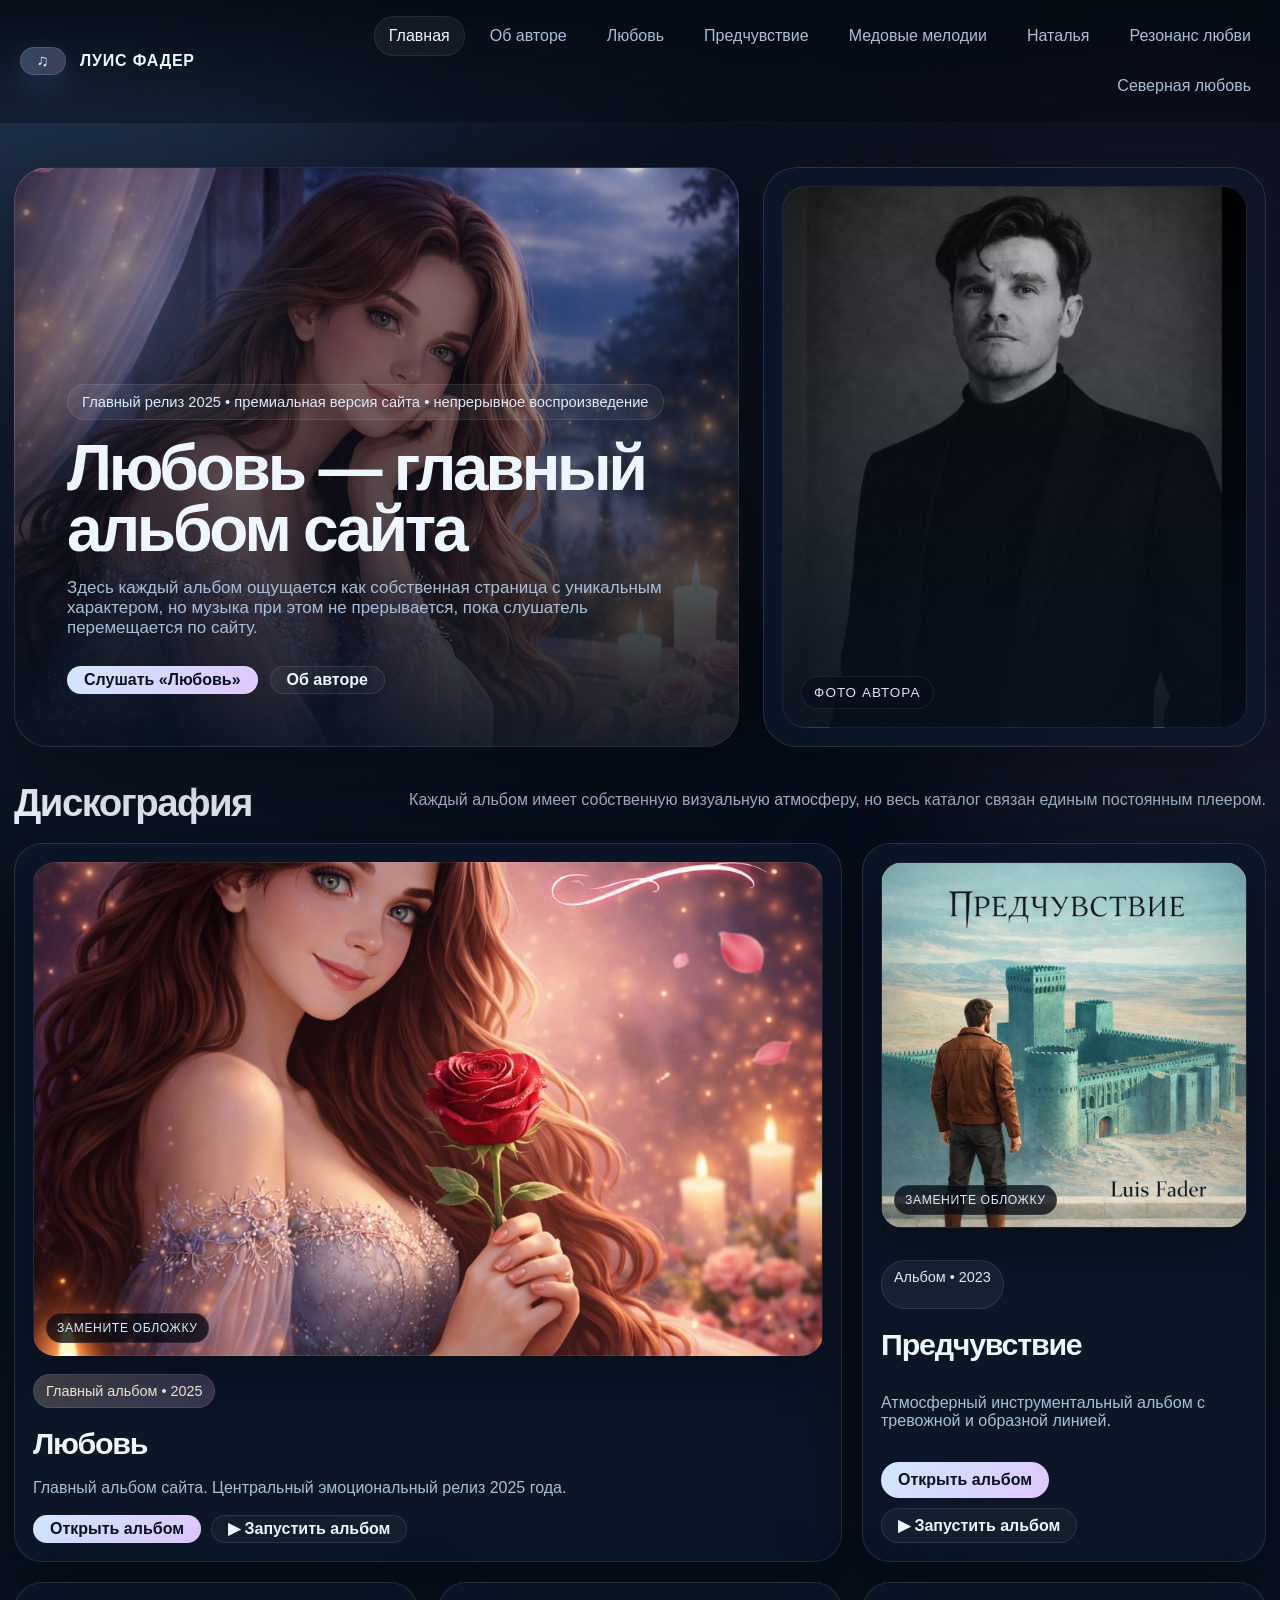
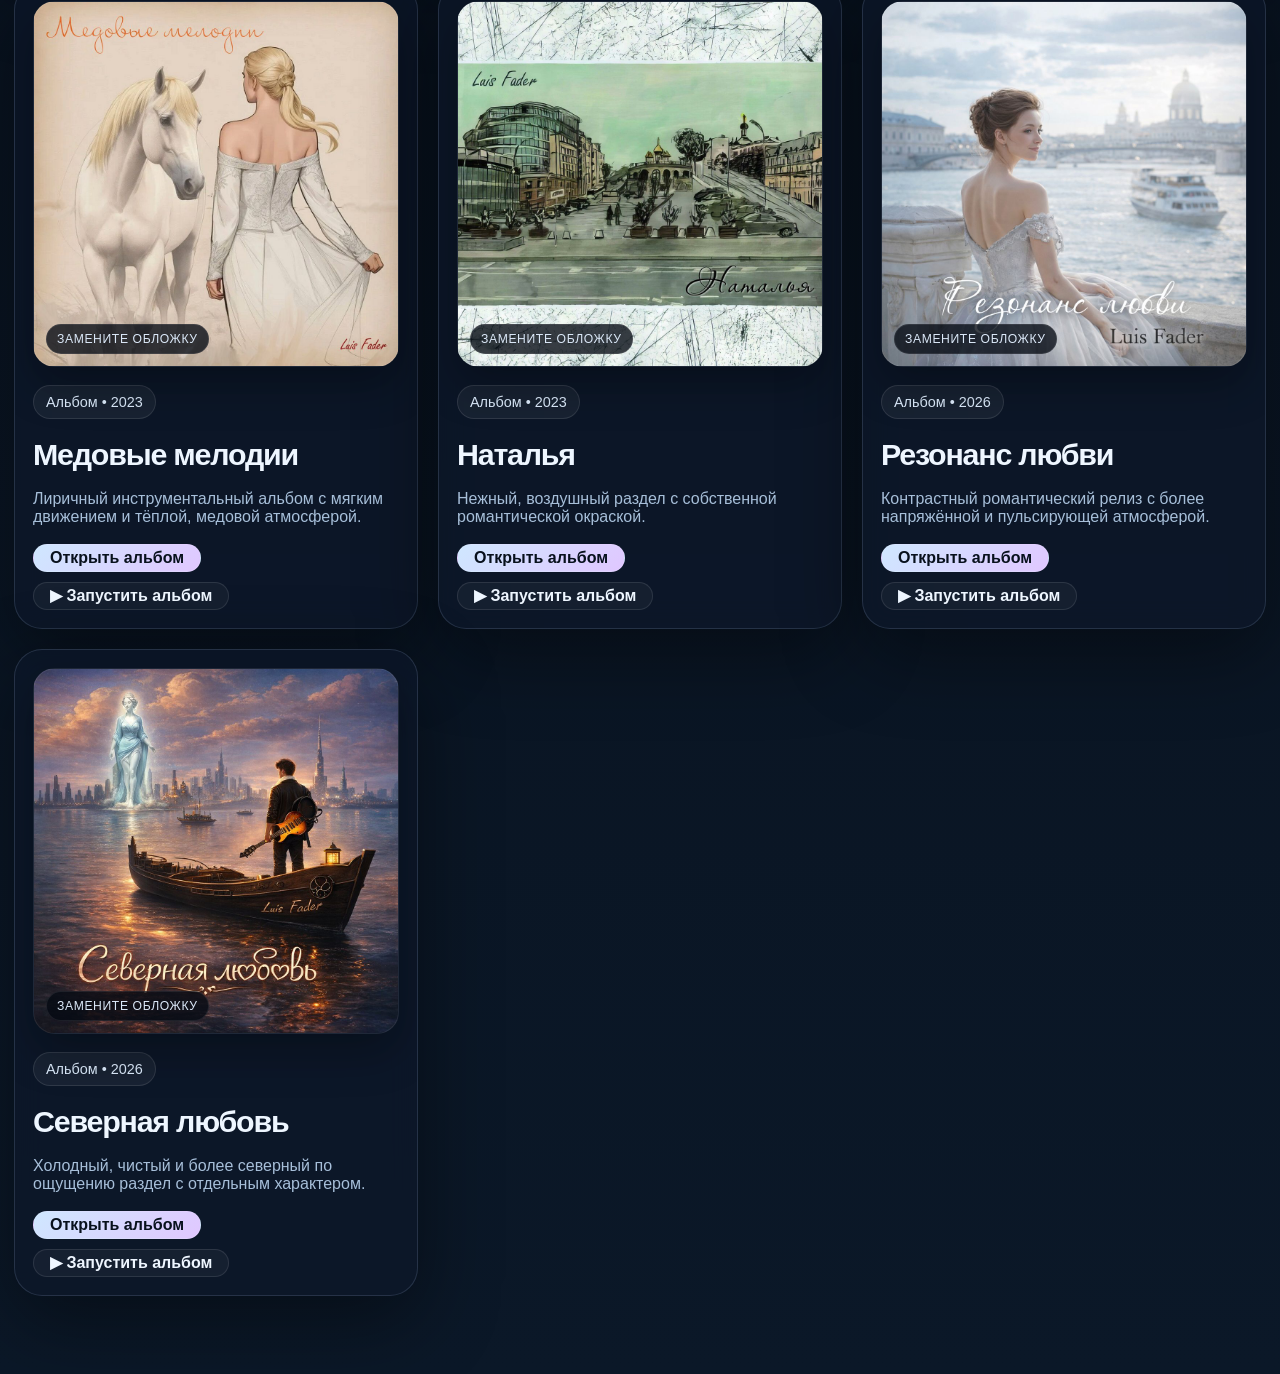
<file: index.html>
<!DOCTYPE html>
<html lang="ru">
<head>
  <meta charset="UTF-8" />
  <meta name="viewport" content="width=device-width, initial-scale=1.0" />
  <title>Луис Фадер — музыка</title>
  <meta name="description" content="Авторский музыкальный сайт Луиса Фадера с непрерывным плеером и уникальным дизайном для каждого альбома." />
  <link rel="stylesheet" href="styles.css" />
</head>
<body>
  <div class="bg-layer bg-a"></div>
  <div class="bg-layer bg-b"></div>

  <header class="topbar">
    <div class="shell topbar-inner">
      <button class="brand nav-route" data-route="home" aria-label="На главную">
        <span class="brand-mark">♫</span>
        <span class="brand-text">ЛУИС ФАДЕР</span>
      </button>

      <nav class="nav" aria-label="Навигация">
        <button class="nav-route" data-route="home">Главная</button>
        <button class="nav-route" data-route="about">Об авторе</button>
        <button class="nav-route" data-route="album-lyubov">Любовь</button>
        <button class="nav-route" data-route="album-predchuvstvie">Предчувствие</button>
        <button class="nav-route" data-route="album-medovye-melodii">Медовые мелодии</button>
        <button class="nav-route" data-route="album-natalya">Наталья</button>
        <button class="nav-route" data-route="album-rezonans-lyubvi">Резонанс любви</button>
        <button class="nav-route" data-route="album-severnaya-lyubov">Северная любовь</button>
      </nav>
    </div>
  </header>

  <main id="app"></main>

  <aside class="player hidden" id="playerDock" aria-live="polite">
    <div class="player-top">
      <div class="player-meta">
        <div class="player-label">Сейчас играет</div>
        <div class="player-track" id="playerTrack">Ничего не выбрано</div>
        <div class="player-album" id="playerAlbum">Выберите альбом</div>
      </div>
      <button class="player-icon" id="closePlayer" aria-label="Свернуть плеер">✕</button>
    </div>

    <div class="player-cover" id="playerCover">
      <span>ОБЛОЖКА</span>
    </div>

    <audio id="audio" preload="metadata"></audio>

    <div class="player-progress">
      <span id="currentTime">0:00</span>
      <input id="seek" type="range" min="0" max="100" value="0" />
      <span id="durationTime">0:00</span>
    </div>

    <div class="player-controls">
      <button class="player-icon" id="prevBtn" aria-label="Предыдущий">⟨</button>
      <button class="player-main-btn" id="playPauseBtn" aria-label="Пуск или пауза">▶</button>
      <button class="player-icon" id="nextBtn" aria-label="Следующий">⟩</button>
    </div>

    <div class="player-actions">
      <button class="mini-btn" id="stopBtn">Стоп</button>
      <button class="mini-btn" id="openAlbumBtn">Открыть альбом</button>
      <button class="mini-btn" id="togglePlaylistBtn">Список</button>
    </div>

    <div class="player-playlist hidden-playlist" id="playerPlaylistWrap">
      <div class="player-playlist-title">Очередь воспроизведения</div>
      <div class="player-playlist-list" id="playerPlaylist"></div>
    </div>
  </aside>

  <script src="app.js"></script>
</body>
</html>
</file>
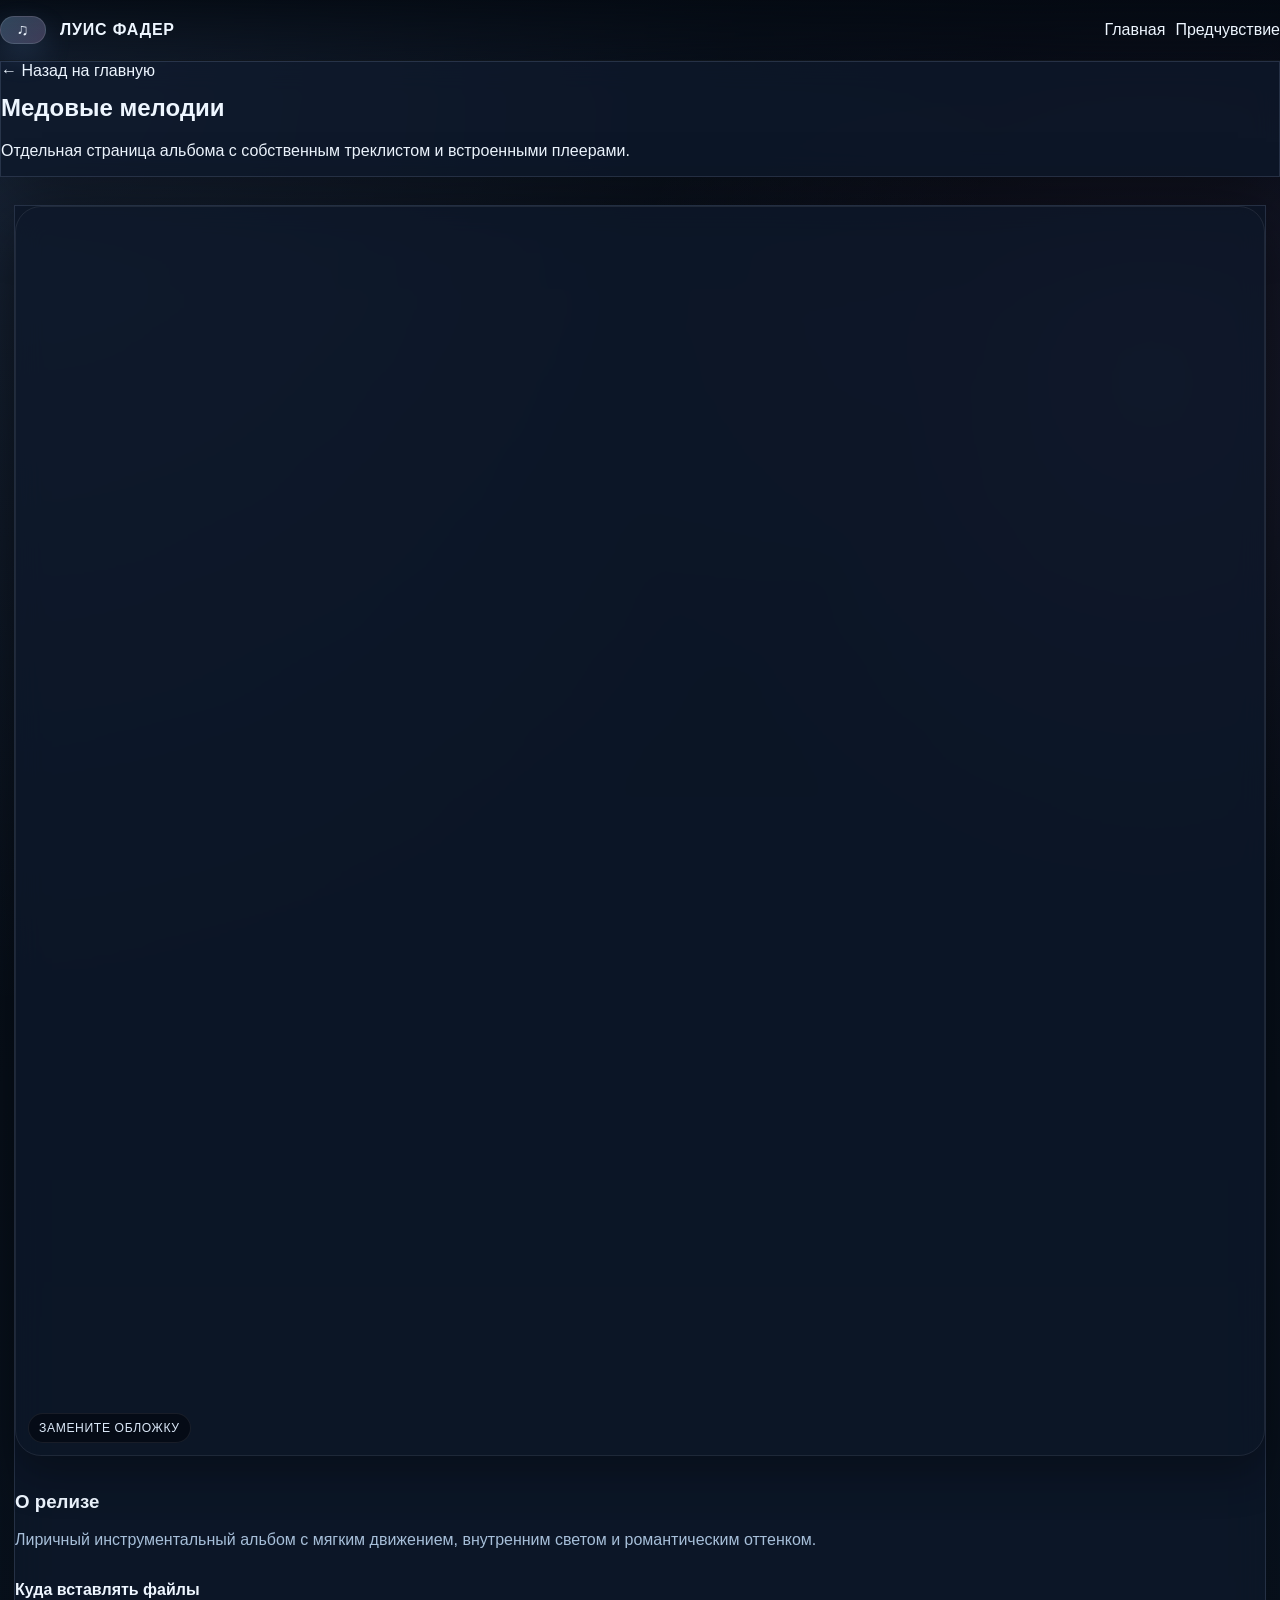
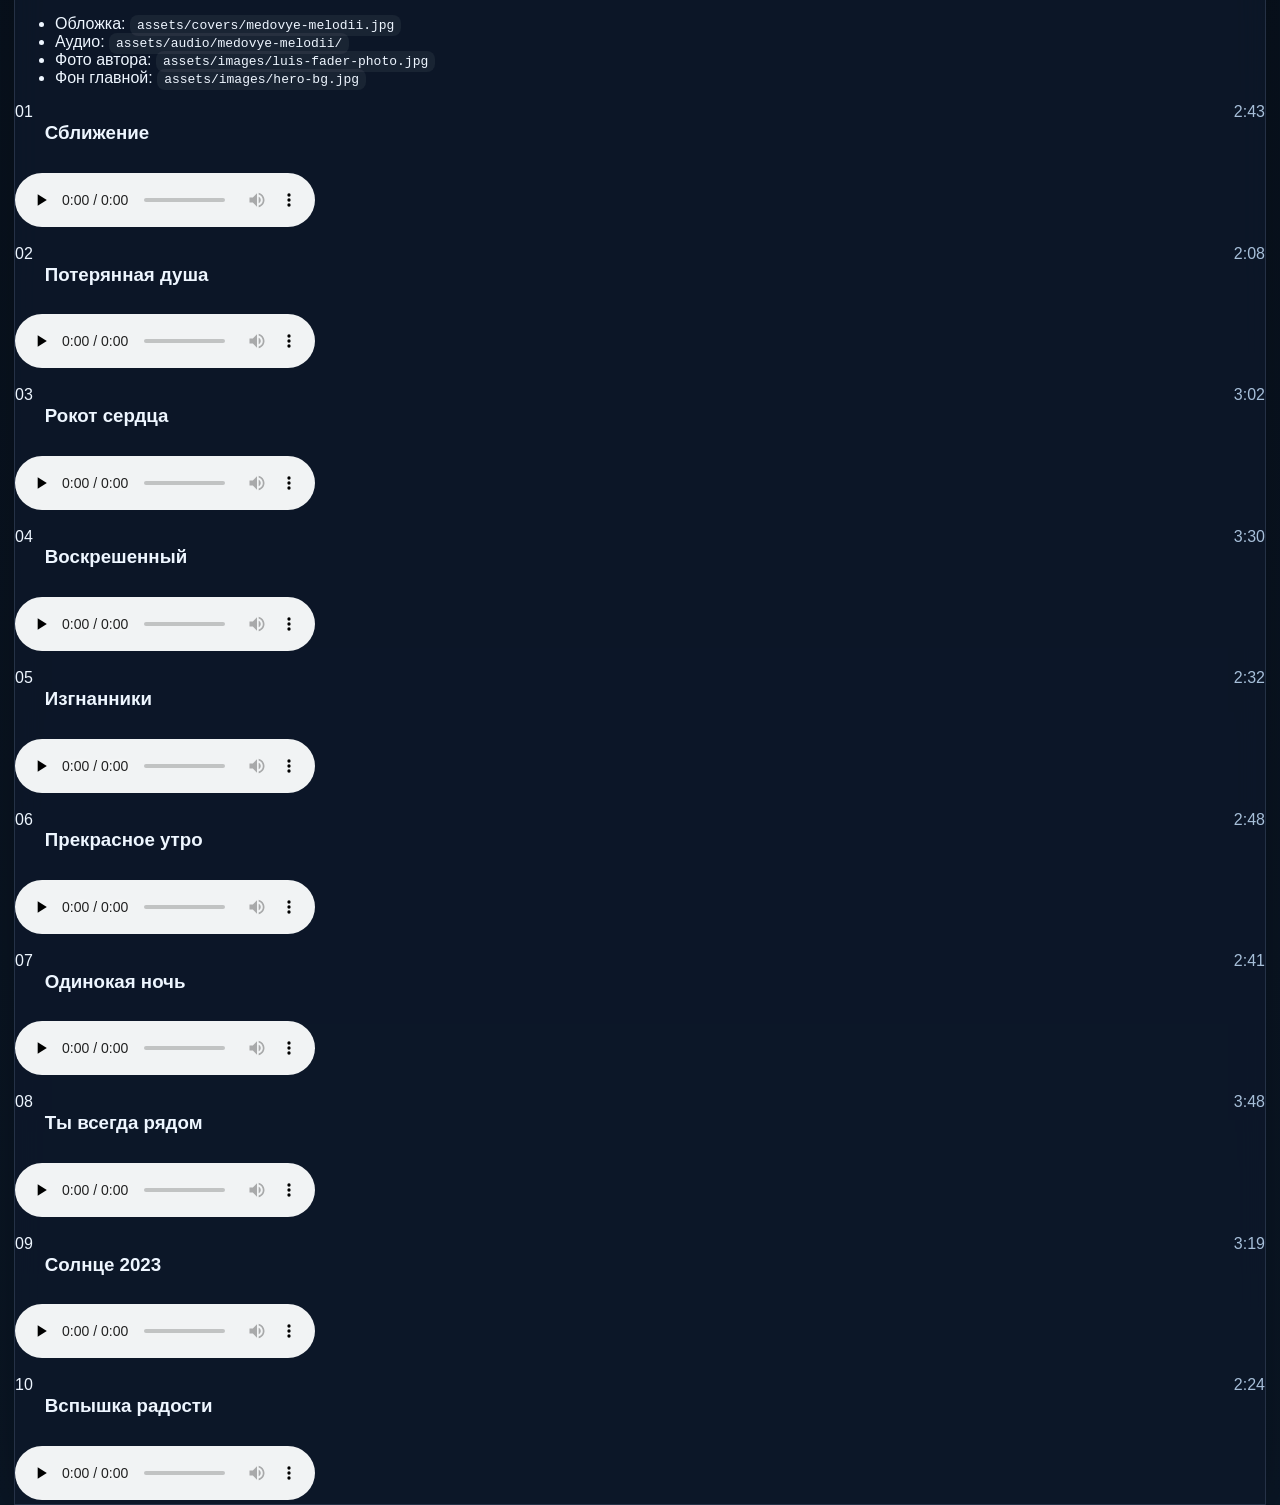
<file: medovye-melodii.html>
<!DOCTYPE html>
<html lang="ru">
<head>
  <meta charset="UTF-8" />
  <meta name="viewport" content="width=device-width, initial-scale=1.0" />
  <title>Медовые мелодии — Луис Фадер</title>
  <meta name="description" content="Альбом Луиса Фадера Медовые мелодии." />
  <link rel="stylesheet" href="styles.css" />
</head>
<body>
  <header class="topbar">
    <div class="wrap topbar-inner">
      <a class="brand" href="index.html">
        <span class="brand-mark">♫</span>
        <span>ЛУИС ФАДЕР</span>
      </a>
      <nav class="nav">
        <a href="index.html">Главная</a>
        <a href="predchuvstvie.html">Предчувствие</a>
      </nav>
    </div>
  </header>

  <main>
    <section class="page-hero">
      <div class="wrap">
        <div class="page-hero-box glass">
          <span class="back-link"><a href="index.html">← Назад на главную</a></span>
          <h1 class="page-title" style="margin-top: 14px;">Медовые мелодии</h1>
          <p>Отдельная страница альбома с собственным треклистом и встроенными плеерами.</p>
        </div>
      </div>
    </section>

    <section class="section">
      <div class="wrap">
        <article class="album-detail glass">
          <div class="album-detail-grid">
            <aside class="album-sidebar">
              <div class="album-cover-large cover-med"></div>

              <div class="panel">
                <h3>О релизе</h3>
                <p>
                  Лиричный инструментальный альбом с мягким движением, внутренним светом
                  и романтическим оттенком.
                </p>
              </div>

              <div class="instruction-box">
                <strong>Куда вставлять файлы</strong>
                <ul>
                  <li>Обложка: <code>assets/covers/medovye-melodii.jpg</code></li>
                  <li>Аудио: <code>assets/audio/medovye-melodii/</code></li>
                  <li>Фото автора: <code>assets/images/luis-fader-photo.jpg</code></li>
                  <li>Фон главной: <code>assets/images/hero-bg.jpg</code></li>
                </ul>
              </div>
            </aside>

            <div>
              <div class="track-list">
                <article class="track">
                  <div class="track-top"><div style="display:flex; gap:12px; align-items:flex-start;"><div class="track-number">01</div><h3 class="track-title">Сближение</h3></div><div class="track-meta">2:43</div></div>
                  <audio controls preload="none"><source src="assets/audio/medovye-melodii/01-sblizhenie.mp3" type="audio/mpeg" /></audio>
                </article>

                <article class="track">
                  <div class="track-top"><div style="display:flex; gap:12px; align-items:flex-start;"><div class="track-number">02</div><h3 class="track-title">Потерянная душа</h3></div><div class="track-meta">2:08</div></div>
                  <audio controls preload="none"><source src="assets/audio/medovye-melodii/02-poteryannaya-dusha.mp3" type="audio/mpeg" /></audio>
                </article>

                <article class="track">
                  <div class="track-top"><div style="display:flex; gap:12px; align-items:flex-start;"><div class="track-number">03</div><h3 class="track-title">Рокот сердца</h3></div><div class="track-meta">3:02</div></div>
                  <audio controls preload="none"><source src="assets/audio/medovye-melodii/03-rokot-serdtsa.mp3" type="audio/mpeg" /></audio>
                </article>

                <article class="track">
                  <div class="track-top"><div style="display:flex; gap:12px; align-items:flex-start;"><div class="track-number">04</div><h3 class="track-title">Воскрешенный</h3></div><div class="track-meta">3:30</div></div>
                  <audio controls preload="none"><source src="assets/audio/medovye-melodii/04-voskreshennyy.mp3" type="audio/mpeg" /></audio>
                </article>

                <article class="track">
                  <div class="track-top"><div style="display:flex; gap:12px; align-items:flex-start;"><div class="track-number">05</div><h3 class="track-title">Изгнанники</h3></div><div class="track-meta">2:32</div></div>
                  <audio controls preload="none"><source src="assets/audio/medovye-melodii/05-izgnanniki.mp3" type="audio/mpeg" /></audio>
                </article>

                <article class="track">
                  <div class="track-top"><div style="display:flex; gap:12px; align-items:flex-start;"><div class="track-number">06</div><h3 class="track-title">Прекрасное утро</h3></div><div class="track-meta">2:48</div></div>
                  <audio controls preload="none"><source src="assets/audio/medovye-melodii/06-prekrasnoe-utro.mp3" type="audio/mpeg" /></audio>
                </article>

                <article class="track">
                  <div class="track-top"><div style="display:flex; gap:12px; align-items:flex-start;"><div class="track-number">07</div><h3 class="track-title">Одинокая ночь</h3></div><div class="track-meta">2:41</div></div>
                  <audio controls preload="none"><source src="assets/audio/medovye-melodii/07-odinokaya-noch.mp3" type="audio/mpeg" /></audio>
                </article>

                <article class="track">
                  <div class="track-top"><div style="display:flex; gap:12px; align-items:flex-start;"><div class="track-number">08</div><h3 class="track-title">Ты всегда рядом</h3></div><div class="track-meta">3:48</div></div>
                  <audio controls preload="none"><source src="assets/audio/medovye-melodii/08-ty-vsegda-ryadom.mp3" type="audio/mpeg" /></audio>
                </article>

                <article class="track">
                  <div class="track-top"><div style="display:flex; gap:12px; align-items:flex-start;"><div class="track-number">09</div><h3 class="track-title">Солнце 2023</h3></div><div class="track-meta">3:19</div></div>
                  <audio controls preload="none"><source src="assets/audio/medovye-melodii/09-solntse-2023.mp3" type="audio/mpeg" /></audio>
                </article>

                <article class="track">
                  <div class="track-top"><div style="display:flex; gap:12px; align-items:flex-start;"><div class="track-number">10</div><h3 class="track-title">Вспышка радости</h3></div><div class="track-meta">2:24</div></div>
                  <audio controls preload="none"><source src="assets/audio/medovye-melodii/10-vspyshka-radosti.mp3" type="audio/mpeg" /></audio>
                </article>
              </div>
            </div>
          </div>
        </article>
      </div>
    </section>
  </main>
</body>
</html>
</file>
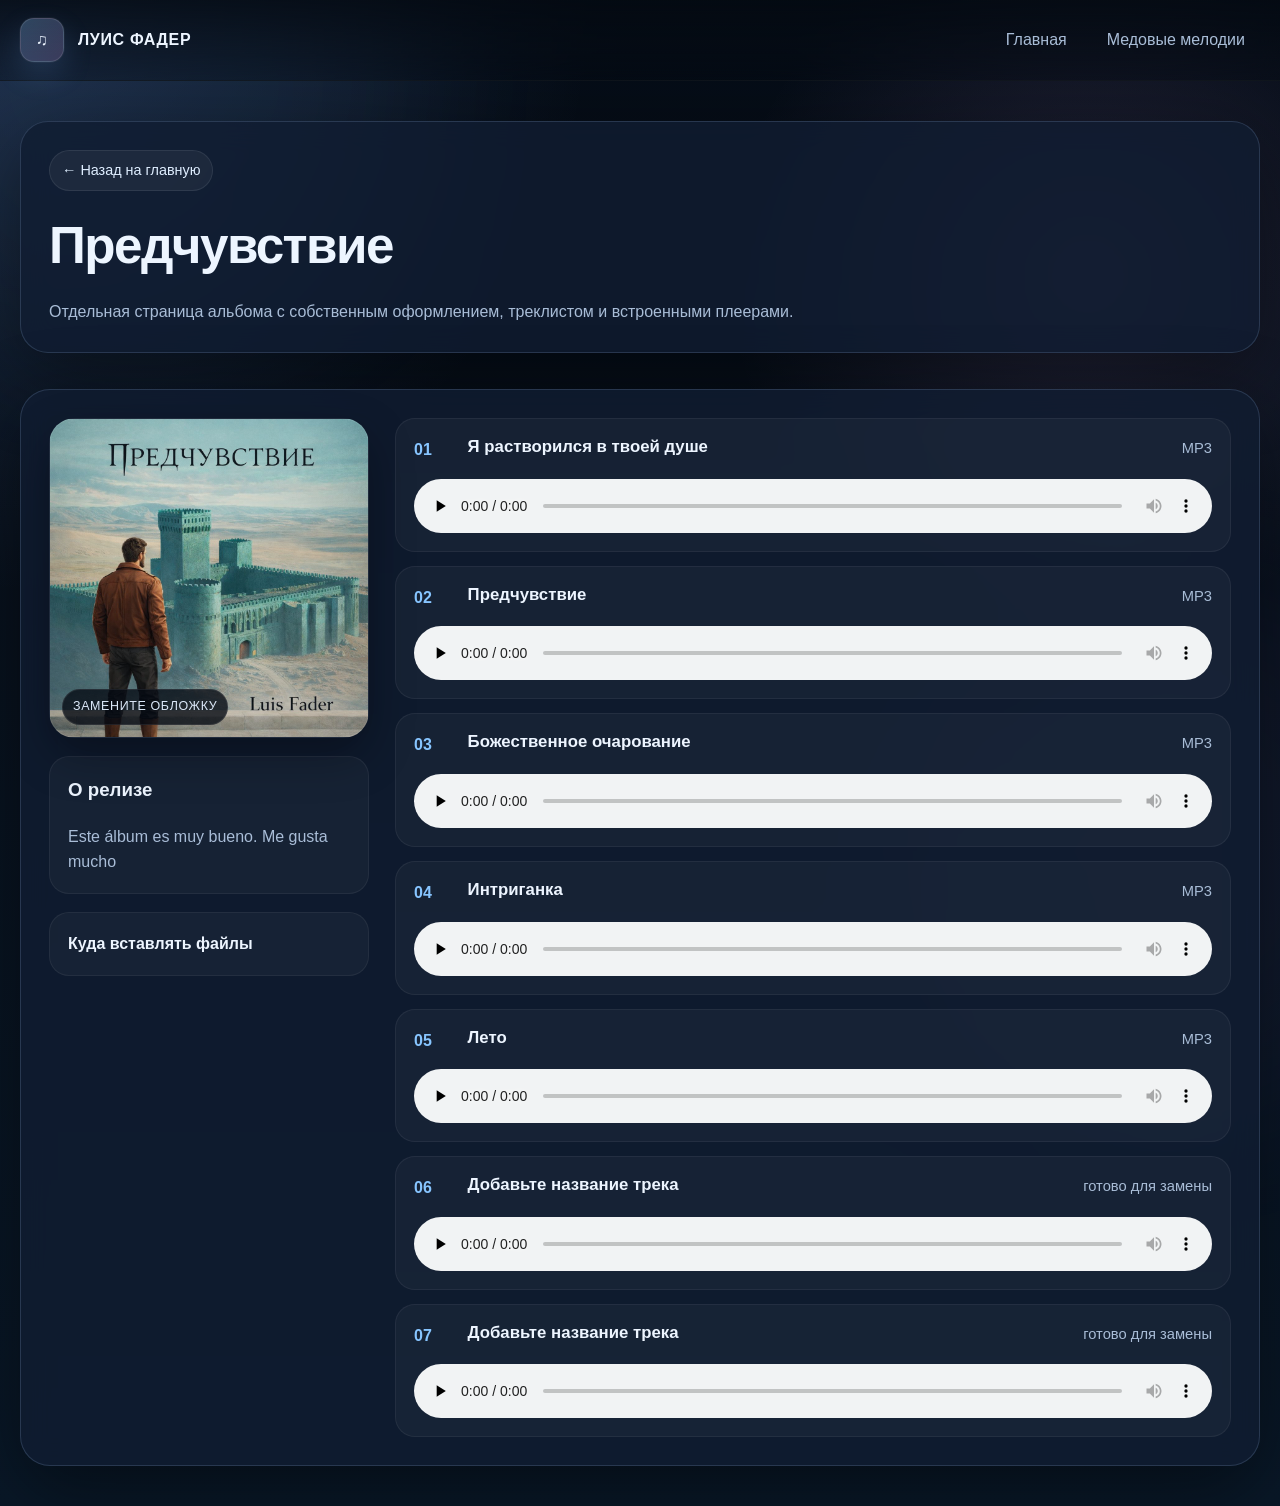
<file: predchuvstvie.html>
<html lang="ru"><head>
  <meta charset="UTF-8">
  <meta name="viewport" content="width=device-width, initial-scale=1.0">
  <title>Предчувствие — Луис Фадер</title>
  <meta name="description" content="Альбом Луиса Фадера Предчувствие.">
  <style>
    :root {
      --bg: #07111f;
      --card: rgba(17, 29, 49, 0.82);
      --line: rgba(173, 213, 255, 0.16);
      --text: #edf5ff;
      --muted: #a9bdd7;
      --accent: #87c5ff;
      --shadow: 0 24px 80px rgba(0,0,0,0.45);
      --radius-xl: 30px;
      --radius-lg: 22px;
      --max: 1240px;
    }

    * { box-sizing: border-box; }
    html { scroll-behavior: smooth; }

    body {
      margin: 0;
      font-family: "Inter", "Segoe UI", sans-serif;
      background:
        radial-gradient(circle at top left, rgba(130, 177, 255, 0.20), transparent 30%),
        radial-gradient(circle at 85% 18%, rgba(214, 169, 255, 0.14), transparent 22%),
        linear-gradient(180deg, #050c16 0%, #08111d 35%, #091828 100%);
      color: var(--text);
      line-height: 1.6;
      overflow-x: hidden;
    }

    body::before,
    body::after {
      content: "";
      position: fixed;
      width: 34rem;
      height: 34rem;
      border-radius: 50%;
      pointer-events: none;
      z-index: 0;
      filter: blur(80px);
      opacity: 0.35;
    }

    body::before {
      top: -12rem;
      left: -8rem;
      background: rgba(98, 167, 255, 0.18);
    }

    body::after {
      right: -10rem;
      bottom: -14rem;
      background: rgba(193, 136, 255, 0.14);
    }

    a {
      color: inherit;
      text-decoration: none;
    }

    .wrap {
      width: min(var(--max), calc(100% - 32px));
      margin: 0 auto;
      position: relative;
      z-index: 1;
    }

    .glass {
      background: var(--card);
      border: 1px solid var(--line);
      box-shadow: var(--shadow);
      backdrop-filter: blur(14px);
      -webkit-backdrop-filter: blur(14px);
    }

    .topbar {
      position: sticky;
      top: 0;
      z-index: 20;
      padding: 16px 0;
      background: linear-gradient(180deg, rgba(4, 10, 18, 0.82), rgba(4, 10, 18, 0.35));
      backdrop-filter: blur(12px);
      -webkit-backdrop-filter: blur(12px);
      border-bottom: 1px solid rgba(255,255,255,0.04);
    }

    .topbar-inner {
      display: flex;
      align-items: center;
      justify-content: space-between;
      gap: 18px;
    }

    .brand {
      display: flex;
      align-items: center;
      gap: 14px;
      font-weight: 700;
      letter-spacing: 0.04em;
    }

    .brand-mark {
      width: 44px;
      height: 44px;
      border-radius: 14px;
      background: linear-gradient(135deg, rgba(135,197,255,0.28), rgba(210,169,255,0.22));
      border: 1px solid rgba(255,255,255,0.12);
      display: grid;
      place-items: center;
      box-shadow: 0 0 0 1px rgba(255,255,255,0.04), 0 12px 30px rgba(125,180,255,0.16);
      font-size: 1rem;
    }

    .nav {
      display: flex;
      flex-wrap: wrap;
      gap: 10px;
      justify-content: flex-end;
    }

    .nav a {
      padding: 10px 14px;
      border-radius: 999px;
      color: var(--muted);
      transition: 0.25s ease;
      border: 1px solid transparent;
    }

    .nav a:hover,
    .nav a:focus-visible {
      color: var(--text);
      background: rgba(255,255,255,0.04);
      border-color: rgba(255,255,255,0.08);
      outline: none;
    }

    .page-hero {
      padding: 40px 0 10px;
    }

    .page-hero-box {
      padding: 28px;
      border-radius: 28px;
    }

    .back-link {
      display: inline-flex;
      width: fit-content;
      padding: 8px 12px;
      border-radius: 999px;
      background: rgba(255,255,255,0.05);
      color: #dfeeff;
      border: 1px solid rgba(255,255,255,0.08);
      font-size: 0.9rem;
    }

    .page-title {
      font-size: clamp(2.2rem, 4vw, 4rem);
      margin: 14px 0 12px;
      letter-spacing: -0.03em;
    }

    .page-subtitle {
      margin: 0;
      color: var(--muted);
      max-width: 54rem;
    }

    .section {
      padding: 26px 0 40px;
    }

    .album-detail {
      padding: 28px;
      border-radius: 30px;
    }

    .album-detail-grid {
      display: grid;
      grid-template-columns: 320px 1fr;
      gap: 26px;
      align-items: start;
    }

    .album-sidebar {
      display: grid;
      gap: 18px;
    }

    .album-cover-large {
      width: 100%;
      aspect-ratio: 1 / 1;
      border-radius: 26px;
      overflow: hidden;
      background:
        linear-gradient(180deg, rgba(7,17,31,0.06), rgba(7,17,31,0.18)),
        url('assets/covers/predchuvstvie.jpg') center/cover no-repeat;
      border: 1px solid rgba(255,255,255,0.08);
      box-shadow: 0 18px 46px rgba(0,0,0,0.32);
      position: relative;
    }

    .album-cover-large::after {
      content: "ЗАМЕНИТЕ ОБЛОЖКУ";
      position: absolute;
      left: 12px;
      bottom: 12px;
      padding: 7px 10px;
      border-radius: 999px;
      font-size: 0.78rem;
      background: rgba(5,10,18,0.78);
      border: 1px solid rgba(255,255,255,0.08);
      color: #dbe8f8;
      letter-spacing: 0.05em;
    }

    .panel,
    .track,
    .instruction-box {
      padding: 18px;
      border-radius: 20px;
      background: rgba(255,255,255,0.035);
      border: 1px solid rgba(255,255,255,0.06);
    }

    .panel h3,
    .instruction-box strong {
      margin-top: 0;
    }

    .panel p,
    .instruction-box p,
    .instruction-box li {
      color: var(--muted);
      margin-bottom: 0;
    }

    .instruction-box ul {
      margin: 10px 0 0;
      padding-left: 18px;
    }

    .track-list {
      display: grid;
      gap: 14px;
    }

    .track-top {
      display: flex;
      justify-content: space-between;
      gap: 12px;
      align-items: start;
      margin-bottom: 10px;
    }

    .track-left {
      display: flex;
      gap: 12px;
      align-items: flex-start;
    }

    .track-number {
      color: var(--accent);
      font-weight: 700;
      min-width: 2.6rem;
    }

    .track-title {
      margin: 0;
      font-size: 1.05rem;
      line-height: 1.25;
    }

    .track-meta {
      color: var(--muted);
      font-size: 0.92rem;
      white-space: nowrap;
    }

    audio {
      width: 100%;
      margin-top: 6px;
      border-radius: 12px;
    }

    code {
      background: rgba(255,255,255,0.06);
      padding: 3px 7px;
      border-radius: 8px;
    }

    @media (max-width: 1080px) {
      .album-detail-grid {
        grid-template-columns: 1fr;
      }
    }

    @media (max-width: 820px) {
      .topbar-inner {
        align-items: start;
        flex-direction: column;
      }

      .nav {
        justify-content: flex-start;
      }
    }

    @media (max-width: 560px) {
      .wrap {
        width: min(var(--max), calc(100% - 18px));
      }

      .page-hero-box,
      .album-detail {
        padding: 20px;
        border-radius: 22px;
      }

      .track-top {
        flex-direction: column;
      }

      .track-meta {
        white-space: normal;
      }
    }
  </style>
</head>
<body contenteditable="true">
  <header class="topbar">
    <div class="wrap topbar-inner">
      <a class="brand" href="index.html">
        <span class="brand-mark">♫</span>
        <span>ЛУИС ФАДЕР</span>
      </a>
      <nav class="nav">
        <a href="index.html">Главная</a>
        <a href="medovye-melodii.html">Медовые мелодии</a>
      </nav>
    </div>
  </header>

  <main>
    <section class="page-hero">
      <div class="wrap">
        <div class="page-hero-box glass">
          <span class="back-link"><a href="index.html">← Назад на главную</a></span>
          <h1 class="page-title">Предчувствие</h1>
          <p class="page-subtitle">
            Отдельная страница альбома с собственным оформлением, треклистом и встроенными плеерами.
          </p>
        </div>
      </div>
    </section>

    <section class="section">
      <div class="wrap">
        <article class="album-detail glass">
          <div class="album-detail-grid">
            <aside class="album-sidebar">
              <div class="album-cover-large"></div>

              <div class="panel">
                <h3>О релизе</h3>
                <p>Este álbum es muy bueno. Me gusta mucho</p>
              </div>

              <div class="instruction-box">
                <strong>Куда вставлять файлы</strong></div>
            </aside>

            <div>
              <div class="track-list">
                <article class="track">
                  <div class="track-top">
                    <div class="track-left">
                      <div class="track-number">01</div>
                      <h3 class="track-title">Я растворился в твоей душе</h3>
                    </div>
                    <div class="track-meta">MP3</div>
                  </div>
                  <audio controls="" preload="none">
                    <source src="assets/audio/predchuvstvie/01-ya-rastvorilsya-v-tvoey-dushe.mp3" type="audio/mpeg">
                  </audio>
                </article>

                <article class="track">
                  <div class="track-top">
                    <div class="track-left">
                      <div class="track-number">02</div>
                      <h3 class="track-title">Предчувствие</h3>
                    </div>
                    <div class="track-meta">MP3</div>
                  </div>
                  <audio controls="" preload="none">
                    <source src="assets/audio/predchuvstvie/02-predchuvstvie.mp3" type="audio/mpeg">
                  </audio>
                </article>

                <article class="track">
                  <div class="track-top">
                    <div class="track-left">
                      <div class="track-number">03</div>
                      <h3 class="track-title">Божественное очарование</h3>
                    </div>
                    <div class="track-meta">MP3</div>
                  </div>
                  <audio controls="" preload="none">
                    <source src="assets/audio/predchuvstvie/03-bozhestvennoe-ocharovanie.mp3" type="audio/mpeg">
                  </audio>
                </article>

                <article class="track">
                  <div class="track-top">
                    <div class="track-left">
                      <div class="track-number">04</div>
                      <h3 class="track-title">Интриганка</h3>
                    </div>
                    <div class="track-meta">MP3</div>
                  </div>
                  <audio controls="" preload="none">
                    <source src="assets/audio/predchuvstvie/04-intriganka.mp3" type="audio/mpeg">
                  </audio>
                </article>

                <article class="track">
                  <div class="track-top">
                    <div class="track-left">
                      <div class="track-number">05</div>
                      <h3 class="track-title">Лето</h3>
                    </div>
                    <div class="track-meta">MP3</div>
                  </div>
                  <audio controls="" preload="none">
                    <source src="assets/audio/predchuvstvie/05-leto.mp3" type="audio/mpeg">
                  </audio>
                </article>

                <article class="track">
                  <div class="track-top">
                    <div class="track-left">
                      <div class="track-number">06</div>
                      <h3 class="track-title">Добавьте название трека</h3>
                    </div>
                    <div class="track-meta">готово для замены</div>
                  </div>
                  <audio controls="" preload="none">
                    <source src="assets/audio/predchuvstvie/06-track.mp3" type="audio/mpeg">
                  </audio>
                </article>

                <article class="track">
                  <div class="track-top">
                    <div class="track-left">
                      <div class="track-number">07</div>
                      <h3 class="track-title">Добавьте название трека</h3>
                    </div>
                    <div class="track-meta">готово для замены</div>
                  </div>
                  <audio controls="" preload="none">
                    <source src="assets/audio/predchuvstvie/07-track.mp3" type="audio/mpeg">
                  </audio>
                </article>
              </div>
            </div>
          </div>
        </article>
      </div>
    </section>
  </main>

</body></html>
</file>
<file: styles.css>
:root{
  --bg:#07101d;
  --panel:rgba(13,24,42,.78);
  --panel-strong:rgba(9,18,32,.93);
  --line:rgba(190,220,255,.14);
  --text:#eef6ff;
  --muted:#a7bfd9;
  --accent:#9fd0ff;
  --accent-2:#dab6ff;
  --warm:#ffd7a5;
  --shadow:0 24px 80px rgba(0,0,0,.42);
  --shell:min(1260px, calc(100% - 28px));
  --theme-1:#96cfff;
  --theme-2:#dcb6ff;
  --theme-3:#ffd9a8;
}

*{box-sizing:border-box}
html,body{margin:0;padding:0}
body{
  font-family:Inter, "Segoe UI", Arial, sans-serif;
  color:var(--text);
  background:
    radial-gradient(circle at top left, rgba(136,186,255,.18), transparent 30%),
    radial-gradient(circle at 90% 12%, rgba(214,169,255,.10), transparent 18%),
    linear-gradient(180deg, #040913 0%, #08111d 35%, #0b1828 100%);
  min-height:100vh;
  overflow-x:hidden;
}
button{font:inherit}
a{color:inherit;text-decoration:none}

.bg-layer{
  position:fixed;
  border-radius:50%;
  filter:blur(88px);
  opacity:.35;
  pointer-events:none;
  z-index:0;
}
.bg-a{width:34rem;height:34rem;left:-12rem;top:-12rem;background:rgba(108,183,255,.18)}
.bg-b{width:30rem;height:30rem;right:-10rem;bottom:-12rem;background:rgba(214,167,255,.15)}

.shell{width:var(--shell);margin:0 auto;position:relative;z-index:1}

.glass{
  background:var(--panel);
  border:1px solid var(--line);
  box-shadow:var(--shadow);
  backdrop-filter:blur(14px);
  -webkit-backdrop-filter:blur(14px);
}

.topbar{
  position:sticky;
  top:0;
  z-index:20;
  background:linear-gradient(180deg, rgba(4,10,18,.88), rgba(4,10,18,.36));
  border-bottom:1px solid rgba(255,255,255,.04);
  backdrop-filter:blur(12px);
}
.topbar-inner{
  display:flex;
  align-items:center;
  justify-content:space-between;
  gap:18px;
  padding:16px 0;
}
.brand,.nav button,.cta,.ghost-btn,.nav-back,.track-btn,.player-icon,.player-main-btn,.mini-btn{
  border:none;
  cursor:pointer;
}
.brand{
  display:flex;
  align-items:center;
  gap:14px;
  background:transparent;
  color:var(--text);
  font-weight:800;
  letter-spacing:.05em;
}
.brand-mark{
  width:46px;height:28px;border-radius:14px;
  display:grid;place-items:center;
  background:linear-gradient(135deg, rgba(147,206,255,.28), rgba(218,182,255,.24));
  border:1px solid rgba(255,255,255,.12);
  box-shadow:0 12px 30px rgba(125,180,255,.16);
}
.brand-text{white-space:nowrap}

.nav{
  display:flex;
  flex-wrap:wrap;
  gap:10px;
  justify-content:flex-end;
}
.nav button{
  background:transparent;
  color:var(--muted);
  padding:10px 14px;
  border-radius:999px;
  border:1px solid transparent;
  transition:.2s ease;
}
.nav button:hover,.nav button.active{
  color:var(--text);
  background:rgba(255,255,255,.05);
  border-color:rgba(255,255,255,.08);
}

#app{
  position:relative;
  z-index:1;
  padding:26px 0 78px;
}

.hero{
  width:var(--shell);
  margin:18px auto 0;
  display:grid;
  grid-template-columns:1.24fr .86fr;
  gap:24px;
}
.hero-main,.hero-photo{
  border-radius:34px;
  overflow:hidden;
}
.hero-main{
  position:relative;
  min-height:580px;
  padding:52px;
  display:flex;
  align-items:flex-end;
  background:
    linear-gradient(180deg, rgba(7,17,31,.16), rgba(7,17,31,.95)),
    url('assets/images/hero-bg.jpg') center/cover no-repeat;
}
.hero-main::before{
  content:"";
  position:absolute;
  inset:0;
  background:
    radial-gradient(circle at 18% 20%, rgba(145,201,255,.16), transparent 24%),
    linear-gradient(135deg, rgba(6,12,24,.20), rgba(6,12,24,.02) 60%, rgba(255,216,168,.06));
}
.hero-content{
  position:relative;
  z-index:1;
  max-width:760px;
}
.eyebrow{
  display:inline-flex;
  align-items:center;
  gap:10px;
  padding:9px 14px;
  border-radius:999px;
  margin-bottom:18px;
  background:rgba(255,255,255,.06);
  border:1px solid rgba(255,255,255,.10);
  color:#dcecff;
  font-size:.92rem;
}
.hero h1{
  margin:0;
  font-size:clamp(2.9rem,5vw,5.6rem);
  line-height:.95;
  letter-spacing:-.05em;
}
.hero p{
  margin:18px 0 28px;
  color:var(--muted);
  font-size:1.06rem;
  max-width:48rem;
}
.hero-actions{display:flex;gap:12px;flex-wrap:wrap}
.cta,.ghost-btn,.nav-back,.track-btn,.mini-btn{
  min-height:28px;
  padding:0 16px;
  border-radius:999px;
  font-weight:700;
  border:1px solid rgba(255,255,255,.10);
}
.cta,.track-btn.primary,.player-main-btn{
  background:linear-gradient(135deg, #cfe7ff, #e0c7ff);
  color:#08111d;
}
.ghost-btn,.nav-back,.track-btn.secondary,.mini-btn{
  background:rgba(255,255,255,.04);
  color:var(--text);
}
.hero-photo{
  padding:18px;
}
.hero-photo-card{
  height:100%;
  min-height:540px;
  border-radius:24px;
  overflow:hidden;
  position:relative;
  border:1px solid rgba(255,255,255,.08);
  background:
    linear-gradient(180deg, rgba(7,17,31,.04), rgba(7,17,31,.80)),
    url('assets/images/luis-fader-photo.jpg') center/cover no-repeat;
}
.hero-photo-card::after{
  content:"ФОТО АВТОРА";
  position:absolute;
  left:18px;
  bottom:18px;
  padding:8px 12px;
  border-radius:999px;
  font-size:.84rem;
  letter-spacing:.08em;
  background:rgba(6,14,28,.72);
  border:1px solid rgba(255,255,255,.08);
  color:#d9e7f7;
}

.section{
  width:var(--shell);
  margin:28px auto 0;
}
.section-head{
  display:flex;
  justify-content:space-between;
  align-items:end;
  gap:18px;
  margin-bottom:18px;
}
.section-head h2{
  margin:0;
  font-size:clamp(1.9rem,3vw,2.9rem);
  letter-spacing:-.04em;
}
.section-head p,.copy,.album-summary,.about-text,.track-file,.track-meta,.panel p,.instruction-list li{
  color:var(--muted);
}

.panel-box,.album-shell,.album-card,.about-box,.track-row,.side-panel{
  background:var(--panel);
  border:1px solid var(--line);
  box-shadow:var(--shadow);
  backdrop-filter:blur(14px);
  -webkit-backdrop-filter:blur(14px);
}

.about-box{
  padding:28px;
  border-radius:26px;
}

.album-grid{
  display:grid;
  grid-template-columns:repeat(3, minmax(0,1fr));
  gap:20px;
}
.album-card{
  padding:18px;
  border-radius:28px;
  display:grid;
  gap:18px;
  overflow:hidden;
}
.album-card.featured{
  grid-column:span 2;
}
.album-card.featured .album-cover{
  aspect-ratio:16/10;
}
.album-cover,.album-cover-large{
  background-position:center;
  background-size:cover;
  background-repeat:no-repeat;
  position:relative;
  overflow:hidden;
  border:1px solid rgba(255,255,255,.08);
  box-shadow:0 18px 44px rgba(0,0,0,.30);
}
.album-cover{
  aspect-ratio:1/1;
  border-radius:22px;
}
.album-cover-large{
  width:100%;
  aspect-ratio:1/1;
  border-radius:26px;
}
.album-cover::after,.album-cover-large::after{
  content:"ЗАМЕНИТЕ ОБЛОЖКУ";
  position:absolute;
  left:12px;
  bottom:12px;
  padding:7px 10px;
  border-radius:999px;
  font-size:.76rem;
  background:rgba(5,10,18,.78);
  border:1px solid rgba(255,255,255,.08);
  color:#dbe8f8;
  letter-spacing:.05em;
}
.cover-lyubov{background-image:url('assets/covers/lyubov.jpg')}
.cover-predchuvstvie{background-image:url('assets/covers/predchuvstvie.jpg')}
.cover-medovye-melodii{background-image:url('assets/covers/medovye-melodii.jpg')}
.cover-natalya{background-image:url('assets/covers/natalya.jpg')}
.cover-rezonans-lyubvi{background-image:url('assets/covers/rezonans-lyubvi.jpg')}
.cover-severnaya-lyubov{background-image:url('assets/covers/severnaya-lyubov.jpg')}

.album-badge,.album-featured-badge{
  display:inline-flex;
  width:fit-content;
  padding:8px 12px;
  border-radius:999px;
  border:1px solid rgba(255,255,255,.10);
  font-size:.9rem;
}
.album-badge{
  background:rgba(255,255,255,.05);
  color:#dfeeff;
}
.album-featured-badge{
  background:linear-gradient(135deg, rgba(255,228,190,.22), rgba(220,185,255,.20));
  color:#fff1da;
}
.album-card h3{
  margin:0;
  font-size:1.9rem;
  letter-spacing:-.04em;
}
.card-actions{
  display:flex;
  gap:10px;
  flex-wrap:wrap;
}

.theme-lyubov{
  --theme-1:#ffd7a5;
  --theme-2:#e3c2ff;
  --theme-3:#fff1d7;
}
.theme-predchuvstvie{
  --theme-1:#97d0ff;
  --theme-2:#d6b5ff;
  --theme-3:#dcecff;
}
.theme-medovye-melodii{
  --theme-1:#ffd59a;
  --theme-2:#ffeebf;
  --theme-3:#fff7da;
}
.theme-natalya{
  --theme-1:#f4c0da;
  --theme-2:#dfb9ff;
  --theme-3:#ffe5f0;
}
.theme-rezonans-lyubvi{
  --theme-1:#ffaeae;
  --theme-2:#d8b0ff;
  --theme-3:#ffe6ef;
}
.theme-severnaya-lyubov{
  --theme-1:#97dbff;
  --theme-2:#b7ceff;
  --theme-3:#eaf4ff;
}

.album-shell{
  width:var(--shell);
  margin:20px auto 0;
  padding:28px;
  border-radius:32px;
  background:
    radial-gradient(circle at top left, color-mix(in srgb, var(--theme-1) 16%, transparent), transparent 26%),
    radial-gradient(circle at 86% 12%, color-mix(in srgb, var(--theme-2) 14%, transparent), transparent 18%),
    var(--panel);
}
.nav-back{
  display:inline-flex;
  align-items:center;
}
.album-title{
  margin:16px 0 10px;
  font-size:clamp(2.3rem,4vw,4.3rem);
  letter-spacing:-.05em;
}
.album-layout{
  display:grid;
  grid-template-columns:320px 1fr;
  gap:24px;
  align-items:start;
  margin-top:18px;
}
.album-sidebar{
  display:grid;
  gap:16px;
}
.side-panel{
  padding:18px;
  border-radius:20px;
}
.side-panel strong{display:block;margin-bottom:10px}
.instruction-list{
  margin:0;
  padding-left:18px;
}
.track-list{
  display:grid;
  gap:14px;
}
.track-row{
  padding:16px;
  border-radius:20px;
}
.track-top{
  display:flex;
  justify-content:space-between;
  gap:12px;
  align-items:start;
  margin-bottom:10px;
}
.track-left{
  display:flex;
  gap:12px;
  align-items:flex-start;
}
.track-num{
  color:var(--theme-1);
  font-weight:800;
  min-width:2.5rem;
}
.track-name{
  margin:0;
  font-size:1.05rem;
  line-height:1.25;
}
.track-controls{
  display:flex;
  gap:10px;
  flex-wrap:wrap;
}
.track-file{
  font-size:.95rem;
  margin-top:8px;
}

.player{
  position:fixed;
  right:18px;
  top:84px;
  z-index:40;
  width:180px;
  max-width:calc(100vw - 24px);
  background:var(--panel-strong);
  border:1px solid rgba(188,219,255,.16);
  box-shadow:var(--shadow);
  backdrop-filter:blur(18px);
  -webkit-backdrop-filter:blur(18px);
  border-radius:16px;
  padding:8px;
}
.player.collapsed{
  width:232px;
}
.player.collapsed .player-cover,
.player.collapsed .player-progress,
.player.collapsed .player-actions{
  display:none;
}
.player-top{
  display:flex;
  justify-content:space-between;
  gap:12px;
  align-items:start;
}
.player-label{
  font-size:.78rem;
  letter-spacing:.08em;
  color:#bfd8f5;
  text-transform:uppercase;
}
.player-track{
  font-weight:800;
  margin-top:2px;
}
.player-album{
  font-size:.93rem;
  color:var(--muted);
}
.player-cover{
  margin-top:14px;
  height:60px;
  border-radius:18px;
  border:1px solid rgba(255,255,255,.08);
  background:linear-gradient(135deg, rgba(135,197,255,.18), rgba(210,169,255,.16));
  display:grid;
  place-items:center;
  color:#dfeeff;
  letter-spacing:.08em;
  text-align:center;
  padding:10px;
}
.player-progress{
  display:grid;
  grid-template-columns:auto 1fr auto;
  gap:10px;
  align-items:center;
  margin-top:14px;
}
.player-progress span{
  font-size:.85rem;
  color:var(--muted);
}
.player-progress input{
  width:100%;
}
.player-controls{
  display:flex;
  justify-content:center;
  gap:12px;
  margin-top:14px;
}
.player-icon{
  width:28px;
  height:28px;
  border-radius:50%;
  background:rgba(255,255,255,.05);
  color:var(--text);
  border:1px solid rgba(255,255,255,.08);
}
.player-main-btn{
  min-width:40px;
  height:28px;
  border-radius:999px;
  font-weight:800;
}
.player-actions{
  display:flex;
  gap:10px;
  flex-wrap:wrap;
  margin-top:14px;
}
code{
  background:rgba(255,255,255,.06);
  padding:3px 7px;
  border-radius:8px;
}

@media (max-width:1180px){
  .album-grid{grid-template-columns:1fr 1fr}
  .hero{grid-template-columns:1fr}
  .hero-photo-card{min-height:380px}
  .player{
  position:fixed;
  right:18px;
  top:84px;
  z-index:40;
  width:180px;
  max-width:calc(100vw - 24px);
  background:var(--panel-strong);
  border:1px solid rgba(188,219,255,.16);
  box-shadow:var(--shadow);
  backdrop-filter:blur(18px);
  -webkit-backdrop-filter:blur(18px);
  border-radius:16px;
  padding:8px;
}
  .album-card.featured{grid-column:span 1}
}
@media (max-width:920px){
  .album-layout{grid-template-columns:1fr}
}
@media (max-width:760px){
  .album-grid{grid-template-columns:1fr}
  .topbar-inner{flex-direction:column;align-items:start}
  .nav{justify-content:flex-start}
  .hero-main{padding:28px;min-height:440px}
}
@media (max-width:560px){
  .player-progress{grid-template-columns:1fr;gap:6px}
  .player{
  position:fixed;
  right:18px;
  top:84px;
  z-index:40;
  width:180px;
  max-width:calc(100vw - 24px);
  background:var(--panel-strong);
  border:1px solid rgba(188,219,255,.16);
  box-shadow:var(--shadow);
  backdrop-filter:blur(18px);
  -webkit-backdrop-filter:blur(18px);
  border-radius:16px;
  padding:8px;
}
  .album-shell,.about-box{padding:20px}
}


.player{
  touch-action:none;
}
.player-top,
.player-cover{
  cursor:grab;
  user-select:none;
  -webkit-user-select:none;
}
.player.dragging .player-top,
.player.dragging .player-cover{
  cursor:grabbing;
}


.player.hidden { display:none; }


.player-playlist{
  margin-top:14px;
  border-top:1px solid rgba(255,255,255,.08);
  padding-top:12px;
}
.player-playlist.hidden-playlist{
  display:none;
}
.player-playlist-title{
  font-size:.82rem;
  letter-spacing:.06em;
  text-transform:uppercase;
  color:#bfd8f5;
  margin-bottom:10px;
}
.player-playlist-list{
  display:grid;
  gap:8px;
  max-height:220px;
  overflow:auto;
  padding-right:4px;
}
.player-playlist-item{
  width:100%;
  text-align:left;
  border:1px solid rgba(255,255,255,.08);
  background:rgba(255,255,255,.04);
  color:var(--text);
  border-radius:14px;
  padding:10px 12px;
  cursor:pointer;
}
.player-playlist-item.active{
  background:linear-gradient(135deg, rgba(207,231,255,.22), rgba(224,199,255,.18));
  border-color:rgba(255,255,255,.16);
}
.player-playlist-track{
  display:block;
  font-weight:700;
  font-size:.92rem;
}
.player-playlist-album{
  display:block;
  font-size:.8rem;
  color:var(--muted);
  margin-top:2px;
}
</file>
